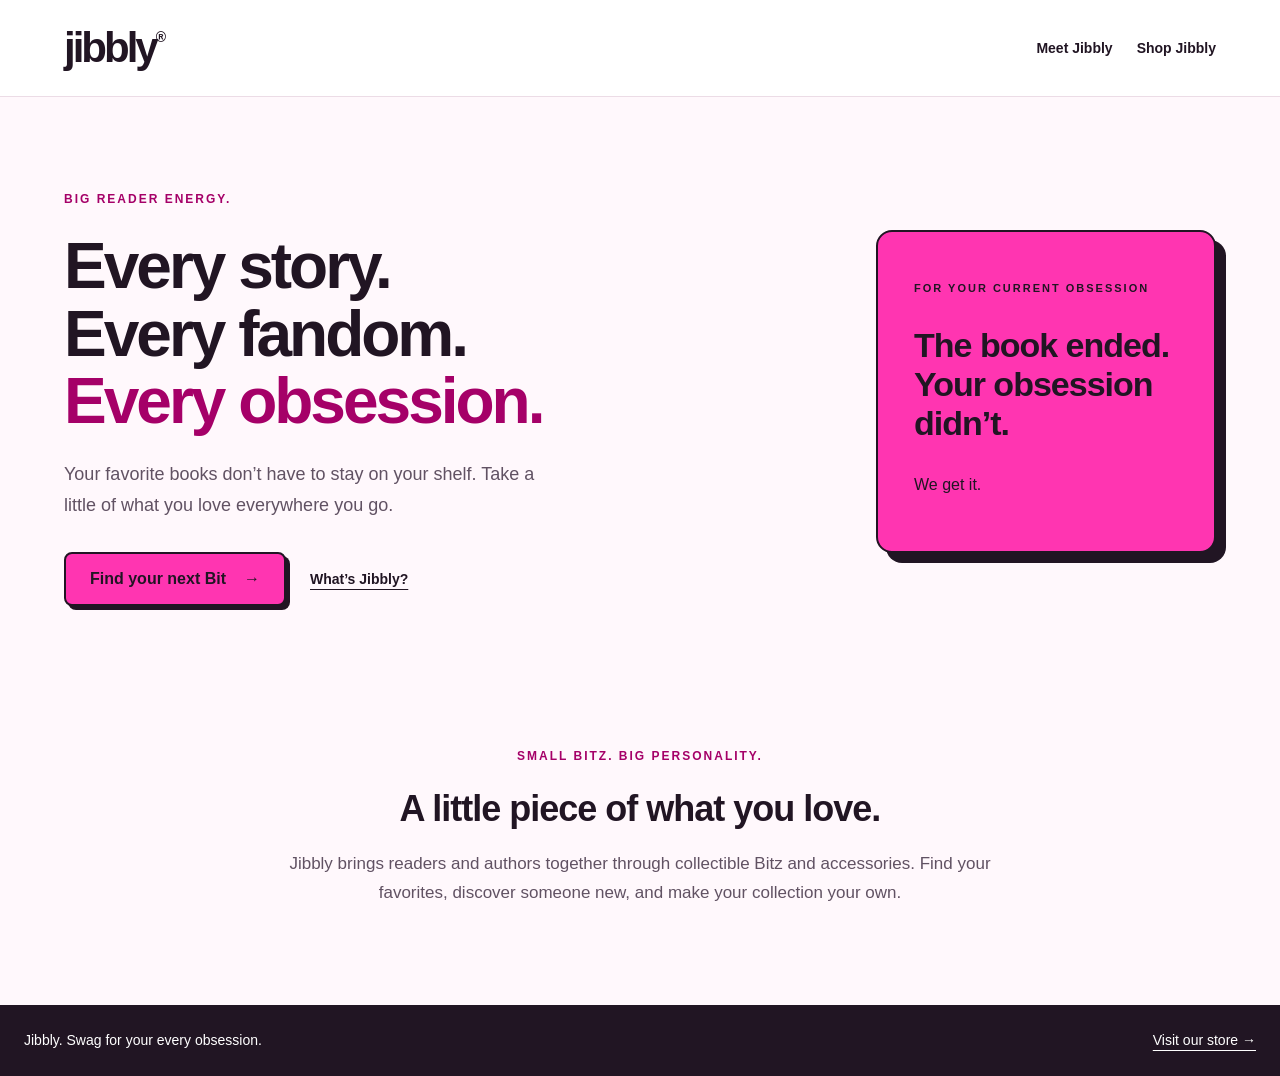
<file: index.html>
<!doctype html>
<html lang="en">
  <head>
    <meta charset="UTF-8" />
    <meta name="viewport" content="width=device-width, initial-scale=1.0" />
    <title>Jibbly | Swag for Every Obsession</title>
    <link rel="stylesheet" href="style.css" />
  </head>

  <body>
    <header class="header">
      <nav class="nav" aria-label="Main navigation">
        <a class="nav__logo" href="./index.html">jibbly<span>®</span></a>

        <div class="nav__links">
          <a href="#about">Meet Jibbly</a>
          <a href="https://jibblyhq.com/">Shop Jibbly</a>
        </div>
      </nav>
    </header>

    <main>
      <section class="hero" aria-labelledby="hero-title">
        <div class="hero__content">
          <p class="hero__eyebrow">BIG READER ENERGY.</p>

          <h1 id="hero-title">
            Every story.<br />
            Every fandom.<br />
            <span>Every obsession.</span>
          </h1>

          <p class="hero__description">
            Your favorite books don’t have to stay on your shelf. Take a little
            of what you love everywhere you go.
          </p>

          <div class="hero__actions">
            <a class="button" href="https://jibblyhq.com/">
              Find your next Bit
              <span aria-hidden="true">→</span>
            </a>

            <a class="hero__link" href="#about">What’s Jibbly?</a>
          </div>
        </div>

        <aside class="hero__note" aria-label="A note for book lovers">
          <p class="hero__note-label">FOR YOUR CURRENT OBSESSION</p>
          <p class="hero__note-title">
            The book ended.<br />
            Your obsession didn’t.
          </p>
          <p>We get it.</p>
        </aside>
      </section>

      <section class="about" id="about">
        <p class="about__eyebrow">SMALL BITZ. BIG PERSONALITY.</p>
        <h2>A little piece of what you love.</h2>
        <p>
          Jibbly brings readers and authors together through collectible Bitz
          and accessories. Find your favorites, discover someone new, and make
          your collection your own.
        </p>
      </section>
    </main>

    <footer class="footer">
      <p>Jibbly. Swag for your every obsession.</p>
      <a href="https://jibblyhq.com/">Visit our store →</a>
    </footer>
  </body>
</html>
</file>
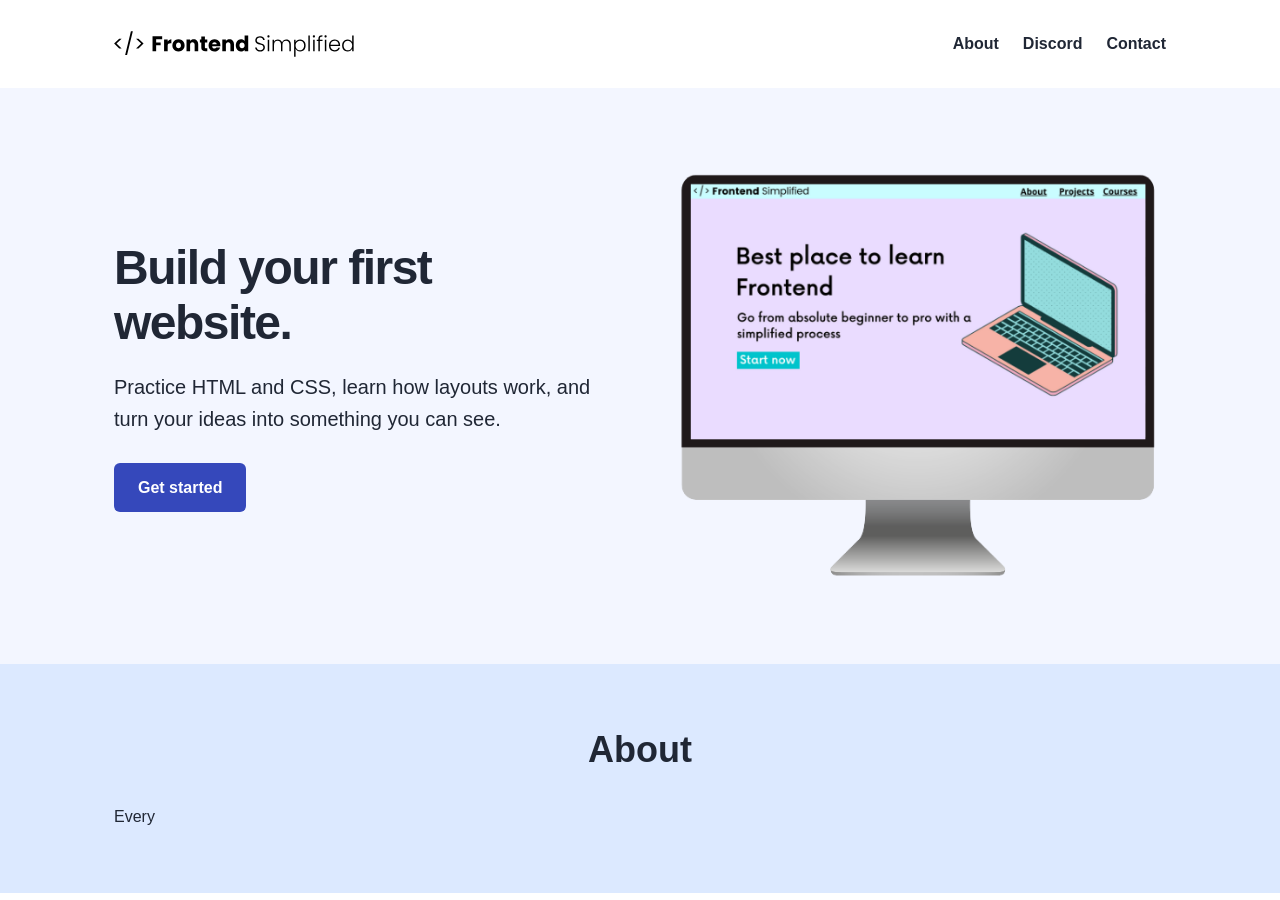
<file: mini-project/index.html>
<!doctype html>
<html lang="en">
  <head>
    <meta charset="UTF-8" />
    <meta name="viewport" content="width=device-width, initial-scale=1.0" />
    <title>Frontend Simplified — Practice Project</title>
    <link rel="stylesheet" href="style.css" />
  </head>

  <body>
    <nav class="nav">
      <a href="#home" aria-label="Frontend Simplified home">
        <img class="logo" src="assets/FES.svg" alt="Frontend Simplified" />
      </a>

      <ul class="nav__links">
        <li><a href="#about">About</a></li>
        <li><a href="#discord">Discord</a></li>
        <li><a href="#contact">Contact</a></li>
      </ul>
    </nav>

    <header id="home" class="hero">
      <div class="row hero__content">
        <div class="hero__text">
          <h1>Build your first website.</h1>
          <p>
            Practice HTML and CSS, learn how layouts work, and turn your ideas
            into something you can see.
          </p>
          <a class="button" href="#about">Get started</a>
        </div>

        <figure class="hero__image">
          <img src="assets/laptop.png" alt="Laptop illustration" />
        </figure>
      </div>
    </header>

    <main>
      <section id="about" class="section section--blue">
        <div class="row">
          <h2>About</h2>

          <div class="section__content">
            <div class="section__text">
              <p>Every</p>
            </div>
          </div>
        </div>
      </section>
    </main>
  </body>
</html>
</file>
<file: style.css>
/* Base styles */
* {
  box-sizing: border-box;
}

body {
  margin: 0;
  background-color: #fff8fc;
  color: #211523;
  font-family: Arial, sans-serif;
}

a {
  color: inherit;
}

p {
  line-height: 1.7;
}

a:focus-visible {
  outline: 3px solid #126e83;
  outline-offset: 5px;
}

/* Navigation */
.header {
  background-color: #ffffff;
  border-bottom: 1px solid #ecdce6;
}

.nav {
  display: flex;
  justify-content: space-between;
  align-items: center;
  flex-wrap: wrap;
  gap: 20px;
  max-width: 1200px;
  margin: 0 auto;
  padding: 24px;
}

.nav__logo {
  font-size: 42px;
  font-weight: 900;
  letter-spacing: -3px;
  text-decoration: none;
}

.nav__logo span {
  display: inline-block;
  font-size: 14px;
  vertical-align: top;
  letter-spacing: 0;
  margin-top: 5px;
}

.nav__links {
  display: flex;
  flex-wrap: wrap;
  gap: 24px;
}

.nav__links a {
  font-size: 14px;
  font-weight: 700;
  text-decoration: none;
}

.nav__links a:hover {
  text-decoration: underline;
  text-underline-offset: 5px;
}

/* Homepage banner */
.hero {
  display: flex;
  align-items: center;
  justify-content: space-between;
  gap: 64px;
  max-width: 1200px;
  margin: 0 auto;
  padding: 80px 24px;
}

.hero__content {
  flex: 1;
  min-width: 0;
}

.hero__eyebrow,
.about__eyebrow {
  color: #a50068;
  font-size: 12px;
  font-weight: 700;
  letter-spacing: 2px;
}

.hero h1 {
  margin: 24px 0;
  font-size: 64px;
  font-weight: 900;
  line-height: 1.05;
  letter-spacing: -3px;
}

.hero h1 span {
  color: #a50068;
}

.hero__description {
  max-width: 480px;
  color: #615263;
  font-size: 18px;
}

.hero__actions {
  display: flex;
  align-items: center;
  flex-wrap: wrap;
  gap: 24px;
  margin-top: 32px;
}

.button {
  display: inline-flex;
  align-items: center;
  justify-content: center;
  gap: 18px;
  padding: 16px 24px;
  border: 2px solid #211523;
  border-radius: 8px;
  background-color: #ff35b1;
  color: #211523;
  font-weight: 700;
  text-decoration: none;
  box-shadow: 4px 4px 0 #211523;
  transition:
    transform 0.2s ease,
    box-shadow 0.2s ease;
}

.button:hover {
  transform: translateY(-3px);
  box-shadow: 4px 7px 0 #211523;
}

.button:active {
  transform: translateY(2px);
  box-shadow: 2px 2px 0 #211523;
}

.hero__link {
  font-size: 14px;
  font-weight: 700;
  text-underline-offset: 5px;
}

/* Supporting brand card */
.hero__note {
  width: 340px;
  max-width: 100%;
  padding: 36px;
  border: 2px solid #211523;
  border-radius: 16px;
  background-color: #ff35b1;
  box-shadow: 10px 10px 0 #211523;
}

.hero__note-label {
  font-size: 11px;
  font-weight: 700;
  letter-spacing: 2px;
}

.hero__note-title {
  margin: 28px 0;
  font-size: 34px;
  font-weight: 900;
  line-height: 1.15;
  letter-spacing: -1px;
}

/* About section */
.about {
  max-width: 760px;
  margin: 0 auto;
  padding: 48px 24px 80px;
  text-align: center;
}

.about h2 {
  margin: 20px 0;
  font-size: 36px;
  line-height: 1.2;
  letter-spacing: -1px;
}

.about > p:last-child {
  color: #615263;
  font-size: 17px;
}

/* Footer */
.footer {
  display: flex;
  justify-content: space-between;
  align-items: center;
  flex-wrap: wrap;
  gap: 16px;
  padding: 24px;
  background-color: #211523;
  color: #ffffff;
  font-size: 14px;
}

.footer p {
  margin: 0;
}

.footer a {
  text-underline-offset: 5px;
}

/* Tablet */
@media (max-width: 900px) {
  .hero {
    gap: 32px;
  }

  .hero h1 {
    font-size: 48px;
    letter-spacing: -2px;
  }

  .hero__note {
    width: 280px;
    padding: 28px;
  }

  .hero__note-title {
    font-size: 28px;
  }
}

/* Phone */
@media (max-width: 600px) {
  .nav {
    padding: 20px;
  }

  .nav__links {
    gap: 16px;
  }

  .hero {
    flex-direction: column;
    align-items: stretch;
    padding: 48px 24px;
  }

  .hero h1 {
    font-size: 42px;
  }

  .hero__description {
    font-size: 16px;
  }

  .hero__note {
    width: 100%;
    margin-top: 12px;
  }

  .about h2 {
    font-size: 30px;
  }
}

/* Respect reduced-motion preferences */
@media (prefers-reduced-motion: reduce) {
  .button {
    transition: none;
  }

  .button:hover,
  .button:active {
    transform: none;
  }
}
</file>
<file: mini-project/style.css>
* {
  box-sizing: border-box;
}

body {
  margin: 0;
  color: #202735;
  background-color: #ffffff;
  font-family: Arial, Helvetica, sans-serif;
  line-height: 1.6;
}

h1,
h2,
p,
figure {
  margin: 0;
}

img {
  display: block;
  max-width: 100%;
  height: auto;
}

a {
  color: inherit;
  text-decoration: none;
}

a:hover {
  text-decoration: underline;
}

a:focus-visible,
input:focus-visible,
textarea:focus-visible {
  outline: 3px solid #3548bb;
  outline-offset: 4px;
}

.row {
  width: 100%;
  max-width: 1100px;
  margin: 0 auto;
  padding: 0 24px;
}

.nav {
  max-width: 1100px;
  min-height: 88px;
  margin: 0 auto;
  padding: 20px 24px;
  display: flex;
  align-items: center;
  justify-content: space-between;
  gap: 24px;
}

.logo {
  width: 240px;
}

.nav__links {
  display: flex;
  flex-wrap: wrap;
  gap: 24px;
  margin: 0;
  padding: 0;
  list-style: none;
  font-weight: 700;
}

.hero {
  padding: 72px 0;
  background-color: #f3f6ff;
}

.hero__content {
  display: flex;
  align-items: center;
  gap: 48px;
}

.hero__text,
.hero__image,
.section__text,
.section__image {
  flex: 1;
  min-width: 0;
}

h1 {
  margin-bottom: 20px;
  font-size: 48px;
  line-height: 1.15;
  letter-spacing: -1.5px;
}

.hero__text p {
  margin-bottom: 28px;
  font-size: 20px;
}

.button {
  display: inline-block;
  padding: 12px 24px;
  border-radius: 6px;
  color: #ffffff;
  background-color: #3548bb;
  font-weight: 700;
}

.button:hover {
  background-color: #28388e;
  text-decoration: none;
}

.section {
  padding: 64px 0;
}

.section--blue {
  background-color: #dce9ff;
}

.section--mint {
  background-color: #d9faf2;
}

h2 {
  margin-bottom: 32px;
  text-align: center;
  font-size: 36px;
  line-height: 1.2;
}

.section__content {
  display: flex;
  align-items: center;
  gap: 48px;
}

.section__text p + p {
  margin-top: 20px;
}

.section__image img {
  width: 100%;
  border-radius: 8px;
}

.contact__note {
  margin-bottom: 24px;
  text-align: center;
}

.contact__form {
  display: flex;
  flex-direction: column;
  width: 100%;
  max-width: 600px;
  margin: 0 auto;
}

label {
  margin-bottom: 8px;
  font-weight: 700;
}

input,
textarea {
  width: 100%;
  margin-bottom: 20px;
  padding: 12px 14px;
  border: 1px solid #8996b0;
  border-radius: 6px;
  color: #202735;
  background-color: #ffffff;
  font: inherit;
}

textarea {
  resize: vertical;
}

.footer {
  display: flex;
  flex-direction: column;
  align-items: center;
  gap: 24px;
  padding: 40px 24px;
  text-align: center;
}

.footer__links {
  display: flex;
  flex-wrap: wrap;
  justify-content: center;
  gap: 24px;
}

.footer p {
  font-size: 14px;
}

@media (max-width: 768px) {
  .nav {
    flex-direction: column;
    gap: 16px;
  }

  .nav__links {
    justify-content: center;
  }

  .hero,
  .section {
    padding: 48px 0;
  }

  .hero__content,
  .section__content {
    flex-direction: column;
    gap: 32px;
  }

  .hero__text {
    text-align: center;
  }

  .hero__image,
  .section__image {
    width: 100%;
    max-width: 480px;
  }

  h1 {
    font-size: 36px;
  }

  h2 {
    font-size: 30px;
  }

  .hero__text p {
    font-size: 18px;
  }
}
</file>
